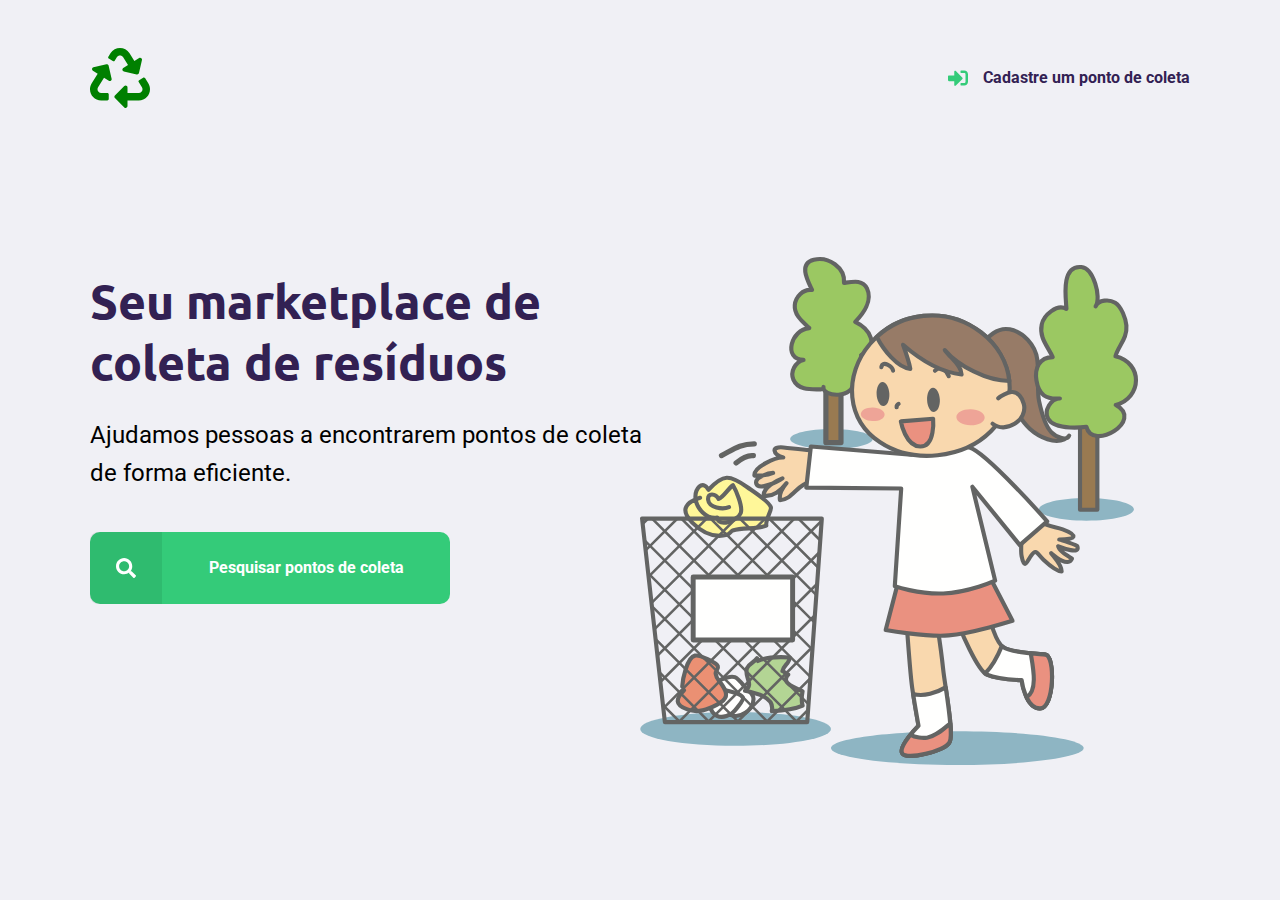
<file: index.html>
<!DOCTYPE html>
<html lang="pt_br">
<head>
    <meta charset="UTF-8">
    <meta name="viewport" content="width=device-width, initial-scale=1.0">
    <title>Ecoleta | Seu markplace de coleta de resíduos</title>

    
    <link href="https://fonts.googleapis.com/css2?family=Roboto:wght@300;700&family=Ubuntu:wght@700&display=swap" rel="stylesheet">
    

    <link rel="stylesheet" href="styles/main.css">
    <link rel="stylesheet" href="styles/home.css">
    <link rel="stylesheet" href="styles/resposive.css">
</head>
<body>

    <div id="page-home">
        <div class="content">
            <header>
                <img src="/img/logo.svg" id="logo" alt="Logomarca">
                <a href="cadastro.html">
                    <span></span>
                    Cadastre um ponto de coleta                   
                </a> 
            </header> 
            
            <main>
                <h1>Seu marketplace de coleta de resíduos</h1>
        
                <p>Ajudamos pessoas a encontrarem pontos de coleta de forma eficiente.</p>
                
                <a href="#"><span></span><strong>Pesquisar pontos de coleta</strong></a>
                
            </main>       
            
        </div>

    </div>
    
    
</body>
</html>
</file>
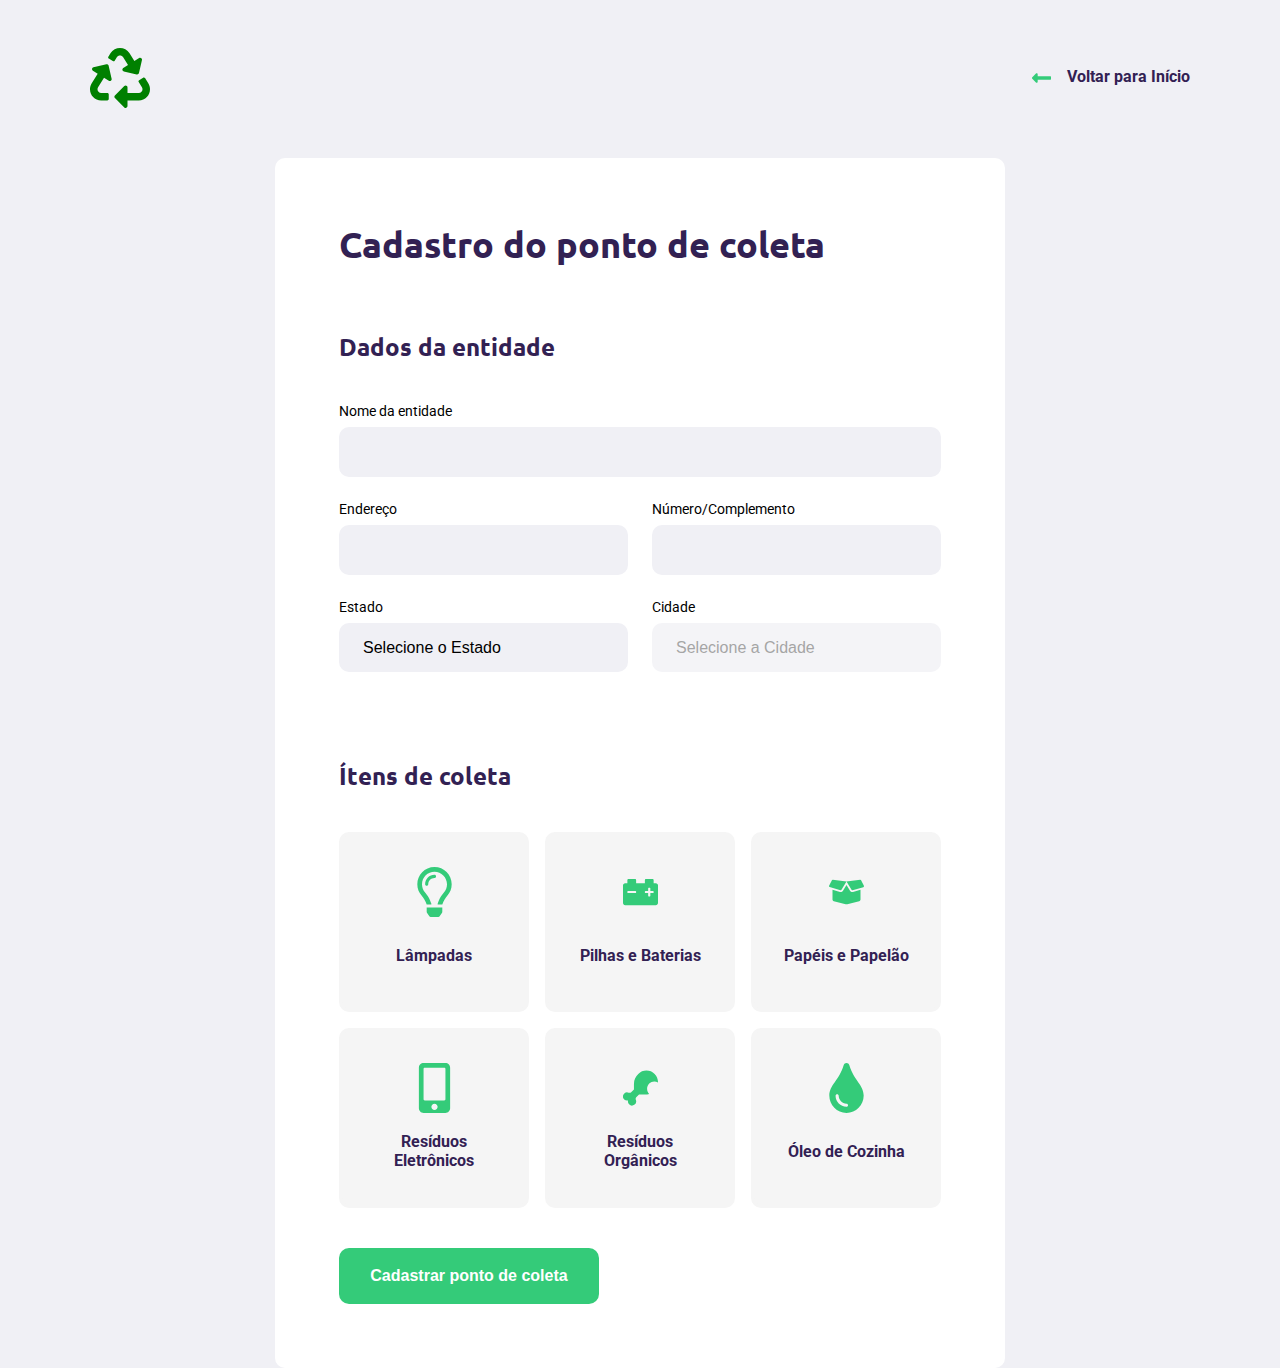
<file: cadastro.html>
<!DOCTYPE html>
<html lang="pt_br">
<head>
    <meta charset="UTF-8">
    <meta name="viewport" content="width=device-width, initial-scale=1.0">
    <title>Ecoleta | Cadastro ponto de coleta</title>

    
    <link href="https://fonts.googleapis.com/css2?family=Roboto:wght@300;700&family=Ubuntu:wght@700&display=swap" rel="stylesheet">
    

    <link rel="stylesheet" href="styles/main.css">
    <link rel="stylesheet" href="styles/cadastro.css"> 
    <link rel="stylesheet" href="styles/resposive.css">
</head>
<body>

    <div id="page-cadastro">
        
            <header>
                <img src="/img/logo.svg" id="logo" alt="logomarca">
                <a href="/index.html">
                    <span></span>
                    Voltar para Início                
                </a> 
            </header> 
                        
            <form action="">

                <h1>Cadastro do ponto de coleta</h1>

                <fieldset>
                    <legend><h2>Dados da entidade</h2></legend>

                    <div class="field">
                        <label for="name">Nome da entidade</label>
                        <input type="text" name="name" required>
                    </div>

                    <div class="field-group">
                        <div class="field">
                            <label for="address">Endereço</label>
                            <input type="text" name="adress" required>
                        </div>
                        <div class="field">
                            <label for="address2">Número/Complemento</label>
                            <input type="text" name="adress2" required>
                        </div>
                    </div>
                    <div class="field-group">
                        <div class="field">
                            <label for="state">Estado</label>
                            <select name="uf" required>
                                <option value="">Selecione o Estado</option>
                            </select>
                            <input type="hidden" name="state">
                        </div>
                        <div class="field">
                            <label for="city">Cidade</label>
                            <select name="city" disabled required>
                                <option value="">Selecione a Cidade</option>
                            </select>
                            
                        </div>                        
                    </div>
                </fieldset>

                    
                <fieldset>
                    <legend><h2>Ítens de coleta </h2></legend>

                    <div class="items-grid">
                        <li data-id="1">
                            <img src="/img/icon-lampada.svg" alt="Lâmpadas">
                            <span>Lâmpadas</span>
                        </li>
                        
                        <li data-id="2">
                            <img src="/img/icon-bateria.svg" alt="Baterias">
                            <span>Pilhas e Baterias</span>
                        </li>
                        
                        <li data-id="3">
                            <img src="/img/icon-papelao.svg" alt="Papelao">
                            <span>Papéis e Papelão</span>
                        </li>
                        
                        <li data-id="4">
                            <img src="/img/icon-celular.svg" alt="Eletronicos">
                            <span>Resíduos Eletrônicos</span>
                        </li>
                        
                        <li data-id="5">
                            <img src="/img/icon-organico.svg" alt="Organicos">
                            <span>Resíduos Orgânicos</span>
                        </li>
                        
                        <li data-id="6">
                            <img src="/img/icon-oleo.svg" alt="Oleo de Cozinha">
                            <span>Óleo de Cozinha</span>
                        </li>

                    </div>

                    <input type="hidden" name="items">

                </fieldset>

                <button type="submit">Cadastrar ponto de coleta</button>
            </form>
               
            
        
    </div>
    
    <script src="cadastro.js"></script>   
</body>
</html>
</file>
<file: styles/main.css>
:root{
    --title-color: #322153;
    --primary-color: #34cb79;
}
*{
    margin: 0;
    padding: 0;
    box-sizing: border-box;
}

html{
    font-family: 'Roboto', sans-serif;
}

body{
    background: #f0f0f5;
    -webkit-font-smoothing: antialiased;
}

a{
    text-decoration: none;
}

h1, h2, h3, h4, h5, h6{
    color: var(--title-color);
    font-family: 'Ubuntu', sans-serif;
}

#logo{
    width: 60px;
    height: 60px;
}
</file>
<file: styles/home.css>
#page-home{
    height: 85vh;
    background: url('../img/publicdomainq-litter.svg') no-repeat;
    background-position: 50vw bottom;
    background-size: 500px;
}
#page-home header a{
    display: flex;

    color: var(--title-color);
    font-weight: 700;
    
}
#page-home header a span{
    margin-right: 15px;
    display: flex;    
    background: url('../img/icon-cadastro.svg' ) no-repeat;    
    width: 20px;
    height: 20px;
    color: #59ac59;  
}
#page-home main{
    max-width: 560px;
    display: flex;
    flex-direction: column;
    flex: 1;
    justify-content: center;
}
#page-home main h1{
    font-size: 48px;
}
#page-home header{
    display: flex;
    align-items: center;
    justify-content: space-between;
    margin-top: 48px;
}
#page-home .content{
    width: 90%;
    max-width: 1100px;
    height: 100%;
    margin: 0 auto;
    display: flex;
    flex-direction: column;
}
#page-home main p{
    font-size: 24px;
    line-height: 38px;
    margin-top: 24px;
}
#page-home main a{
    width: 100%;
    height: 72px;
    border-radius: 10px;
    max-width: 360px;
    display: flex;
    align-items: center;
    margin-top: 40px;
    background-color: var(--primary-color);
    transition: 500ms;
}
#page-home main a:hover{
    background-color: #2fb86e;
}
#page-home main a span{
    width: 72px;
    height: 72px;
    border-top-left-radius: 8px;
    border-bottom-left-radius: 8px;
    background-color: rgba(0, 0, 0, 0.08);
    display: flex;
    align-items: center;
    justify-content: center;
}
#page-home main a span::after{
    content:'';
    background-image: url('../img/icon-pesquisa.svg');
    width: 20px;
    height: 20px;

}
#page-home main a strong{
    flex: 1;
    color: white;
    text-align: center;
}
</file>
<file: styles/resposive.css>
@media (max-width: 900px){
    #page-home{
        background-position-x: 100vw;
    }
    #page-home .content{
        align-items: center;
        text-align: center;
    }
    #page-home header a{
        position: absolute;
        bottom: 48px;
        left: 50%;
        transform: translateX(-50%);
    }
    #page-home main {
        align-items: center;
    }
}

@media (min-width: 1700px){
    #page-home{
        background-position-x: 50vw;
    }
}

@media (max-height: 720px){
    #page-home{
        background-position-y: 100px;
    }
}
</file>
<file: styles/cadastro.css>
#page-cadastro{
    width: 90%;
    max-width: 1100px;

    margin: 0 auto;
}

#page-cadastro header{
    margin-top: 48px;
    display: flex;
    justify-content: space-between;
    align-items: center;
}

#page-cadastro header a{
    color: var(--title-color);
    font-weight: bold;
    display: flex;    
}

#page-cadastro header a span{
    background: url('/img/icon-seta-back.svg') no-repeat;
    width: 20px;
    height: 22px;
    margin-right: 15px;
    display: flex; 
}

form{
    margin: 0 auto;  
    margin-top: 50px;
    background-color: white;
    padding: 64px;
    border-radius: 10px;
    max-width: 730px;
    
}

form h1{
    font-size: 36px;
}
form fieldset{
    margin-top: 64px;
    border: 0px;
}
form legend{
    margin-bottom: 40px;
}
form legend h2{
    font-size: 24px;
}
form .field{
    flex: 1;
    display: flex;
    flex-direction: column;
    margin-bottom: 24px;
    
}
form .field-group{
    display: flex;   

}
form input, form select{
    background-color: #f0f0f5;
    border: 0px;
    padding: 16px 24px;
    font-size: 16px;
    border-radius: 10px;
}
form select{
    -webkit-appearance: none;
    -moz-appearance: none;
    appearance: none;
}
form label{
    font-size: 14px;
    margin-bottom: 8px;
}
form .field-group .field + .field{
    margin-left: 24px;
}

form button{
    font-size: 16px;
    width: 260px;
    height: 56px;
    color: white;
    background-color: var(--primary-color);
    border-radius: 10px;
    border: 0px;
    font-weight: bold;
    margin-top: 40px;
    transition: background-color 400ms;
}

form button:hover{
    background-color: seagreen;
}

fieldset img{
    width: 35px;
    height: 50px;
}

.items-grid{
    display: grid;
    grid-template-columns: 1fr 1fr 1fr;
    gap: 16px;

}

.items-grid li{
    background-color: #f5f5f5;
    list-style: none;
    border: 3px solid #f5f5f5;
    border-radius: 10px;
    height: 180px;
    padding: 32px 24px 16px;
    display: flex;
    flex-direction: column;
    align-items: center;
    justify-content: space-between;
    text-align: center;
    font-weight: bold;
    cursor: pointer;
}

.items-grid li span{
    flex:1;
    display: flex;
    align-items: center;
    color: var(--title-color);
}

.items-grid li.selected{
    background: #e1faec;
    border: 2px solid black;
}

.items-grid li img, .items-grid li span{
    pointer-events: none;
}
</file>
